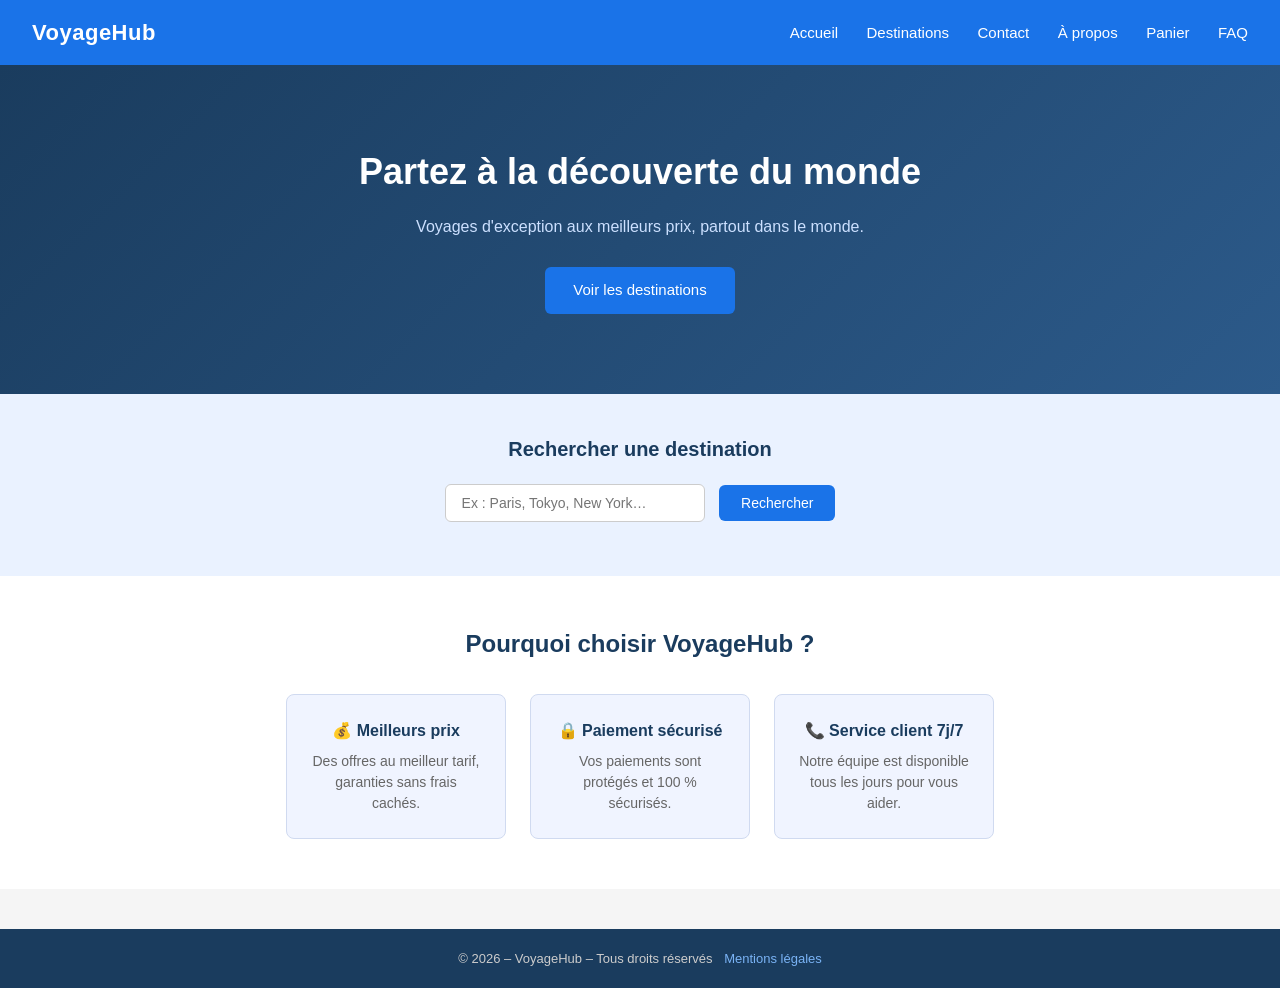
<file: index.html>
<!DOCTYPE html>
<html lang="fr">
<head>
    <meta charset="UTF-8">
    <meta name="viewport" content="width=device-width, initial-scale=1.0">
    <title>VoyageHub</title>
    <link rel="stylesheet" href="css/style.css">
    <style>
        * {
            margin: 0;
            padding: 0;
            box-sizing: border-box;
        }

        body {
            font-family: Arial, sans-serif;
            background-color: #f5f5f5;
            color: #333;
        }

        /* HEADER */
        header {
            background-color: #1a73e8;
            padding: 16px 32px;
            display: flex;
            justify-content: space-between;
            align-items: center;
        }

        header .logo {
            color: white;
            font-size: 22px;
            font-weight: bold;
        }

        header nav a {
            color: white;
            text-decoration: none;
            margin-left: 24px;
            font-size: 15px;
        }

        header nav a:hover {
            text-decoration: underline;
        }

        /* HERO */
        .hero {
            background-color: #1a3c5e;
            color: white;
            text-align: center;
            padding: 80px 20px;
        }

        .hero h1 {
            font-size: 36px;
            margin-bottom: 16px;
        }

        .hero p {
            font-size: 16px;
            margin-bottom: 28px;
            color: #cce0ff;
        }

        .hero a {
            background-color: #1a73e8;
            color: white;
            padding: 12px 28px;
            text-decoration: none;
            border-radius: 6px;
            font-size: 15px;
        }

        .hero a:hover {
            background-color: #1558b0;
        }

        /* AVANTAGES */
        .avantages {
            padding: 50px 32px;
            background-color: white;
            text-align: center;
        }

        .avantages h2 {
            font-size: 24px;
            margin-bottom: 32px;
            color: #1a3c5e;
        }

        .avantages-grid {
            display: flex;
            justify-content: center;
            gap: 24px;
            flex-wrap: wrap;
        }

        .avantage-card {
            background-color: #f0f4ff;
            border-radius: 8px;
            padding: 24px;
            width: 220px;
            border: 1px solid #d0daf0;
        }

        .avantage-card h3 {
            font-size: 16px;
            margin-bottom: 8px;
            color: #1a3c5e;
        }

        .avantage-card p {
            font-size: 14px;
            color: #666;
        }

        /* RECHERCHE */
        .recherche {
            background-color: #eaf2ff;
            padding: 40px 32px;
            text-align: center;
        }

        .recherche h2 {
            font-size: 20px;
            margin-bottom: 20px;
            color: #1a3c5e;
        }

        .recherche input {
            padding: 10px 16px;
            font-size: 14px;
            border: 1px solid #ccc;
            border-radius: 6px;
            width: 260px;
            margin-right: 10px;
        }

        .recherche button {
            padding: 10px 22px;
            background-color: #1a73e8;
            color: white;
            border: none;
            border-radius: 6px;
            font-size: 14px;
            cursor: pointer;
        }

        .recherche button:hover {
            background-color: #1558b0;
        }

        #resultat-recherche {
            margin-top: 14px;
            font-size: 14px;
            color: #333;
        }

        /* FOOTER */
        footer {
            background-color: #1a3c5e;
            color: #ccc;
            text-align: center;
            padding: 20px;
            font-size: 13px;
        }

        footer a {
            color: #7ab3f5;
            text-decoration: none;
            margin-left: 8px;
        }

        footer a:hover {
            text-decoration: underline;
        }
    </style>
</head>
<body>

<!-- HEADER -->
<header>
    <div class="logo">VoyageHub</div>
    <nav>
        <a href="index.html">Accueil</a>
        <a href="catalogue.php">Destinations</a>
        <a href="contact.html">Contact</a>
        <a href="apropos.html">À propos</a>
        <a href="panier.html">Panier</a>
        <a href="faq.html">FAQ</a>
    </nav>
</header>

<!-- HERO -->
<section class="hero">
    <h1>Partez à la découverte du monde</h1>
    <p>Voyages d'exception aux meilleurs prix, partout dans le monde.</p>
    <a href="catalogue.php">Voir les destinations</a>
</section>

<!-- RECHERCHE -->
<section class="recherche">
    <h2>Rechercher une destination</h2>
    <input type="text" id="inputDestination" placeholder="Ex : Paris, Tokyo, New York…" />
    <button onclick="rechercherDestination()">Rechercher</button>
    <p id="resultat-recherche"></p>
</section>

<!-- AVANTAGES -->
<section class="avantages">
    <h2>Pourquoi choisir VoyageHub ?</h2>
    <div class="avantages-grid">
        <div class="avantage-card">
            <h3>💰 Meilleurs prix</h3>
            <p>Des offres au meilleur tarif, garanties sans frais cachés.</p>
        </div>
        <div class="avantage-card">
            <h3>🔒 Paiement sécurisé</h3>
            <p>Vos paiements sont protégés et 100 % sécurisés.</p>
        </div>
        <div class="avantage-card">
            <h3>📞 Service client 7j/7</h3>
            <p>Notre équipe est disponible tous les jours pour vous aider.</p>
        </div>
    </div>
</section>

<!-- FOOTER -->
<footer>
    <p>© 2026 – VoyageHub – Tous droits réservés
        <a href="mentions.html">Mentions légales</a>
    </p>
</footer>

<!-- JAVASCRIPT -->
<script>
    function rechercherDestination() {
        var destination = document.getElementById('inputDestination').value;
        var resultat = document.getElementById('resultat-recherche');

        if (destination === '') {
            resultat.textContent = 'Veuillez entrer une destination.';
        } else {
            resultat.textContent = 'Vous recherchez : ' + destination + '. Redirection vers le catalogue…';
            setTimeout(function() {
                window.location.href = 'catalogue.php';
            }, 1500);
        }
    }
</script>

</body>
</html>
</file>
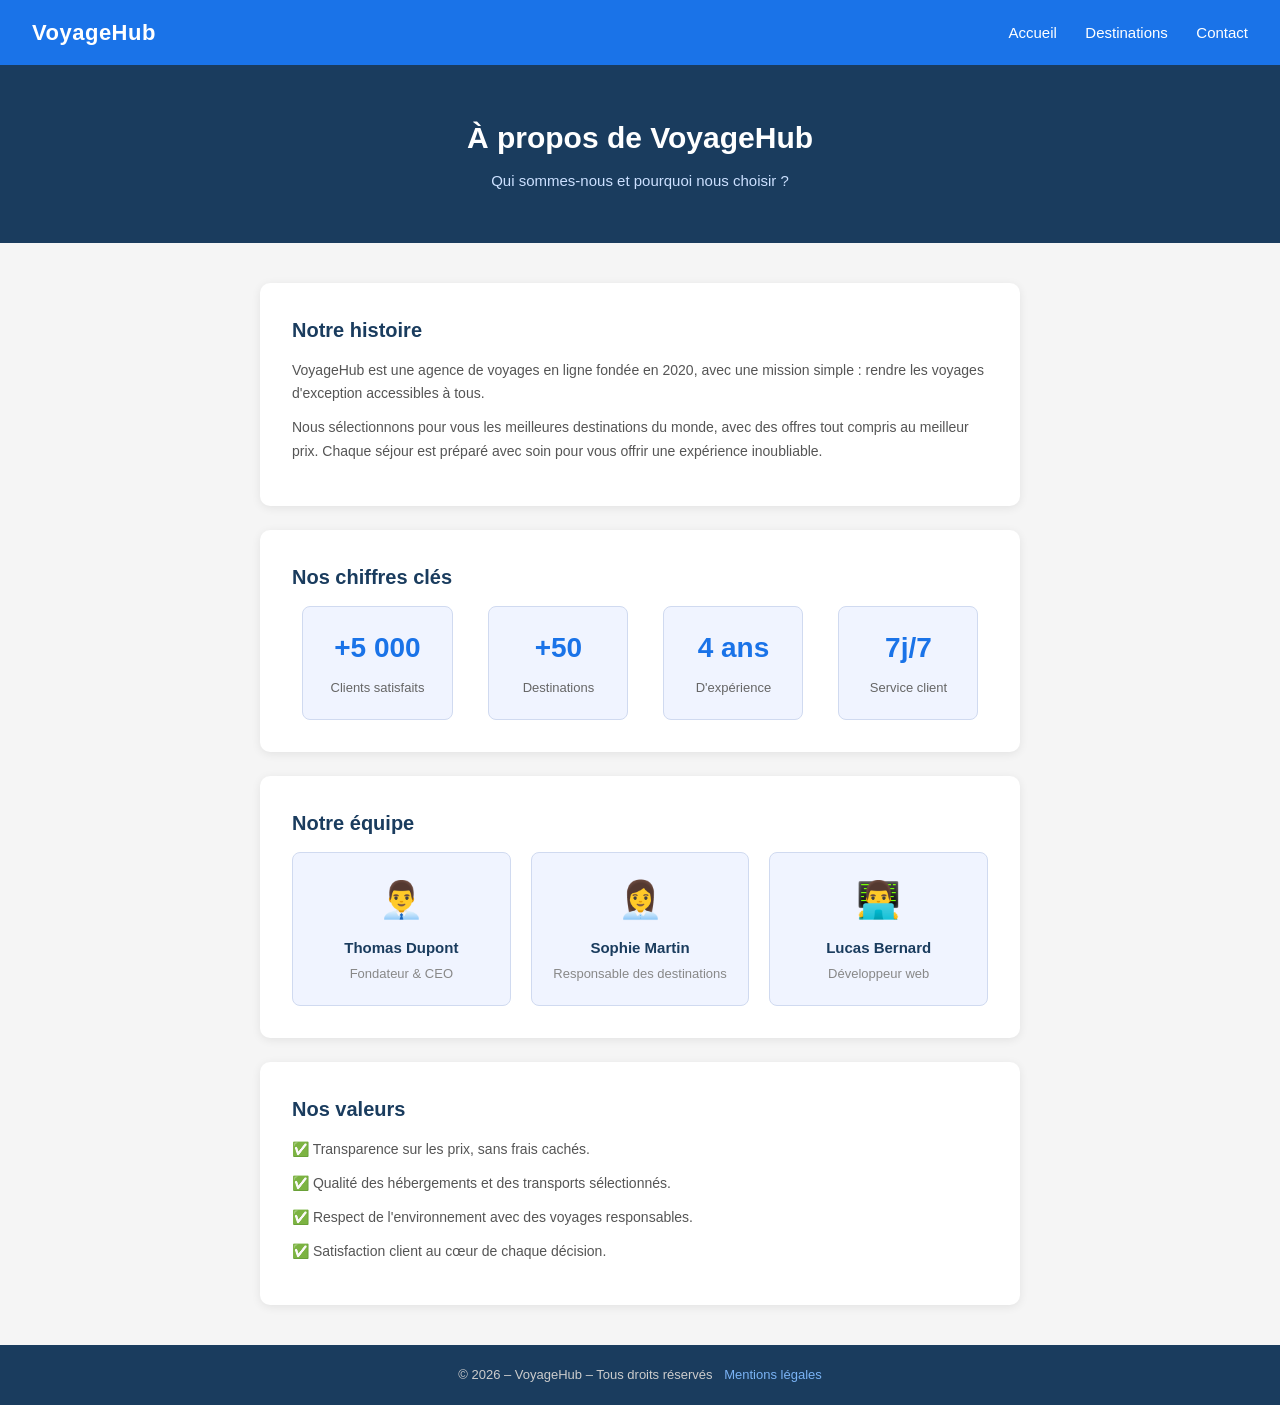
<file: apropos.html>
<!DOCTYPE html>
<html lang="fr">
<head>
    <meta charset="UTF-8">
    <meta name="viewport" content="width=device-width, initial-scale=1.0">
    <title>À propos – VoyageHub</title>
    <link rel="stylesheet" href="css/style.css">
    <style>
        * {
            margin: 0;
            padding: 0;
            box-sizing: border-box;
        }

        body {
            font-family: Arial, sans-serif;
            background-color: #f5f5f5;
            color: #333;
        }

        /* HEADER */
        header {
            background-color: #1a73e8;
            padding: 16px 32px;
            display: flex;
            justify-content: space-between;
            align-items: center;
        }

        header .logo {
            color: white;
            font-size: 22px;
            font-weight: bold;
        }

        header nav a {
            color: white;
            text-decoration: none;
            margin-left: 24px;
            font-size: 15px;
        }

        header nav a:hover {
            text-decoration: underline;
        }

        /* HERO PETIT */
        .hero-small {
            background-color: #1a3c5e;
            color: white;
            text-align: center;
            padding: 50px 20px;
        }

        .hero-small h1 {
            font-size: 30px;
            margin-bottom: 10px;
        }

        .hero-small p {
            font-size: 15px;
            color: #cce0ff;
        }

        /* CONTENU */
        .contenu {
            max-width: 800px;
            margin: 40px auto;
            padding: 0 20px;
        }

        .bloc {
            background-color: white;
            border-radius: 10px;
            box-shadow: 0 2px 10px rgba(0,0,0,0.08);
            padding: 32px;
            margin-bottom: 24px;
        }

        .bloc h2 {
            font-size: 20px;
            color: #1a3c5e;
            margin-bottom: 14px;
        }

        .bloc p {
            font-size: 14px;
            color: #555;
            line-height: 1.7;
            margin-bottom: 10px;
        }

        /* CHIFFRES CLÉS */
        .chiffres {
            display: flex;
            justify-content: space-around;
            flex-wrap: wrap;
            gap: 16px;
            margin-top: 10px;
        }

        .chiffre-bloc {
            text-align: center;
            background-color: #f0f4ff;
            border-radius: 8px;
            padding: 20px 28px;
            border: 1px solid #d0daf0;
            min-width: 140px;
        }

        .chiffre-bloc strong {
            display: block;
            font-size: 28px;
            color: #1a73e8;
            margin-bottom: 6px;
        }

        .chiffre-bloc span {
            font-size: 13px;
            color: #666;
        }

        /* ÉQUIPE */
        .equipe {
            display: flex;
            flex-wrap: wrap;
            gap: 20px;
            margin-top: 10px;
        }

        .membre {
            background-color: #f0f4ff;
            border-radius: 8px;
            padding: 20px;
            border: 1px solid #d0daf0;
            flex: 1;
            min-width: 180px;
            text-align: center;
        }

        .membre .avatar {
            font-size: 36px;
            margin-bottom: 10px;
        }

        .membre h3 {
            font-size: 15px;
            color: #1a3c5e;
            margin-bottom: 4px;
        }

        .membre p {
            font-size: 13px;
            color: #888;
            margin: 0;
        }

        /* FOOTER */
        footer {
            background-color: #1a3c5e;
            color: #ccc;
            text-align: center;
            padding: 20px;
            font-size: 13px;
            margin-top: 40px;
        }

        footer a {
            color: #7ab3f5;
            text-decoration: none;
            margin-left: 8px;
        }

        footer a:hover {
            text-decoration: underline;
        }
    </style>
</head>
<body>

<!-- HEADER -->
<header>
    <div class="logo">VoyageHub</div>
    <nav>
        <a href="index.html">Accueil</a>
        <a href="catalogue.html">Destinations</a>
        <a href="contact.html">Contact</a>
    </nav>
</header>

<!-- HERO -->
<section class="hero-small">
    <h1>À propos de VoyageHub</h1>
    <p>Qui sommes-nous et pourquoi nous choisir ?</p>
</section>

<!-- CONTENU -->
<div class="contenu">

    <!-- PRÉSENTATION -->
    <div class="bloc">
        <h2>Notre histoire</h2>
        <p>
            VoyageHub est une agence de voyages en ligne fondée en 2020, avec une mission simple :
            rendre les voyages d'exception accessibles à tous.
        </p>
        <p>
            Nous sélectionnons pour vous les meilleures destinations du monde,
            avec des offres tout compris au meilleur prix.
            Chaque séjour est préparé avec soin pour vous offrir une expérience inoubliable.
        </p>
    </div>

    <!-- CHIFFRES CLÉS -->
    <div class="bloc">
        <h2>Nos chiffres clés</h2>
        <div class="chiffres">
            <div class="chiffre-bloc">
                <strong>+5 000</strong>
                <span>Clients satisfaits</span>
            </div>
            <div class="chiffre-bloc">
                <strong>+50</strong>
                <span>Destinations</span>
            </div>
            <div class="chiffre-bloc">
                <strong>4 ans</strong>
                <span>D'expérience</span>
            </div>
            <div class="chiffre-bloc">
                <strong>7j/7</strong>
                <span>Service client</span>
            </div>
        </div>
    </div>

    <!-- ÉQUIPE -->
    <div class="bloc">
        <h2>Notre équipe</h2>
        <div class="equipe">
            <div class="membre">
                <div class="avatar">👨‍💼</div>
                <h3>Thomas Dupont</h3>
                <p>Fondateur & CEO</p>
            </div>
            <div class="membre">
                <div class="avatar">👩‍💼</div>
                <h3>Sophie Martin</h3>
                <p>Responsable des destinations</p>
            </div>
            <div class="membre">
                <div class="avatar">👨‍💻</div>
                <h3>Lucas Bernard</h3>
                <p>Développeur web</p>
            </div>
        </div>
    </div>

    <!-- VALEURS -->
    <div class="bloc">
        <h2>Nos valeurs</h2>
        <p>✅ Transparence sur les prix, sans frais cachés.</p>
        <p>✅ Qualité des hébergements et des transports sélectionnés.</p>
        <p>✅ Respect de l'environnement avec des voyages responsables.</p>
        <p>✅ Satisfaction client au cœur de chaque décision.</p>
    </div>

</div>

<!-- FOOTER -->
<footer>
    <p>© 2026 – VoyageHub – Tous droits réservés
        <a href="mentions.html">Mentions légales</a>
    </p>
</footer>

</body>
</html>
</file>
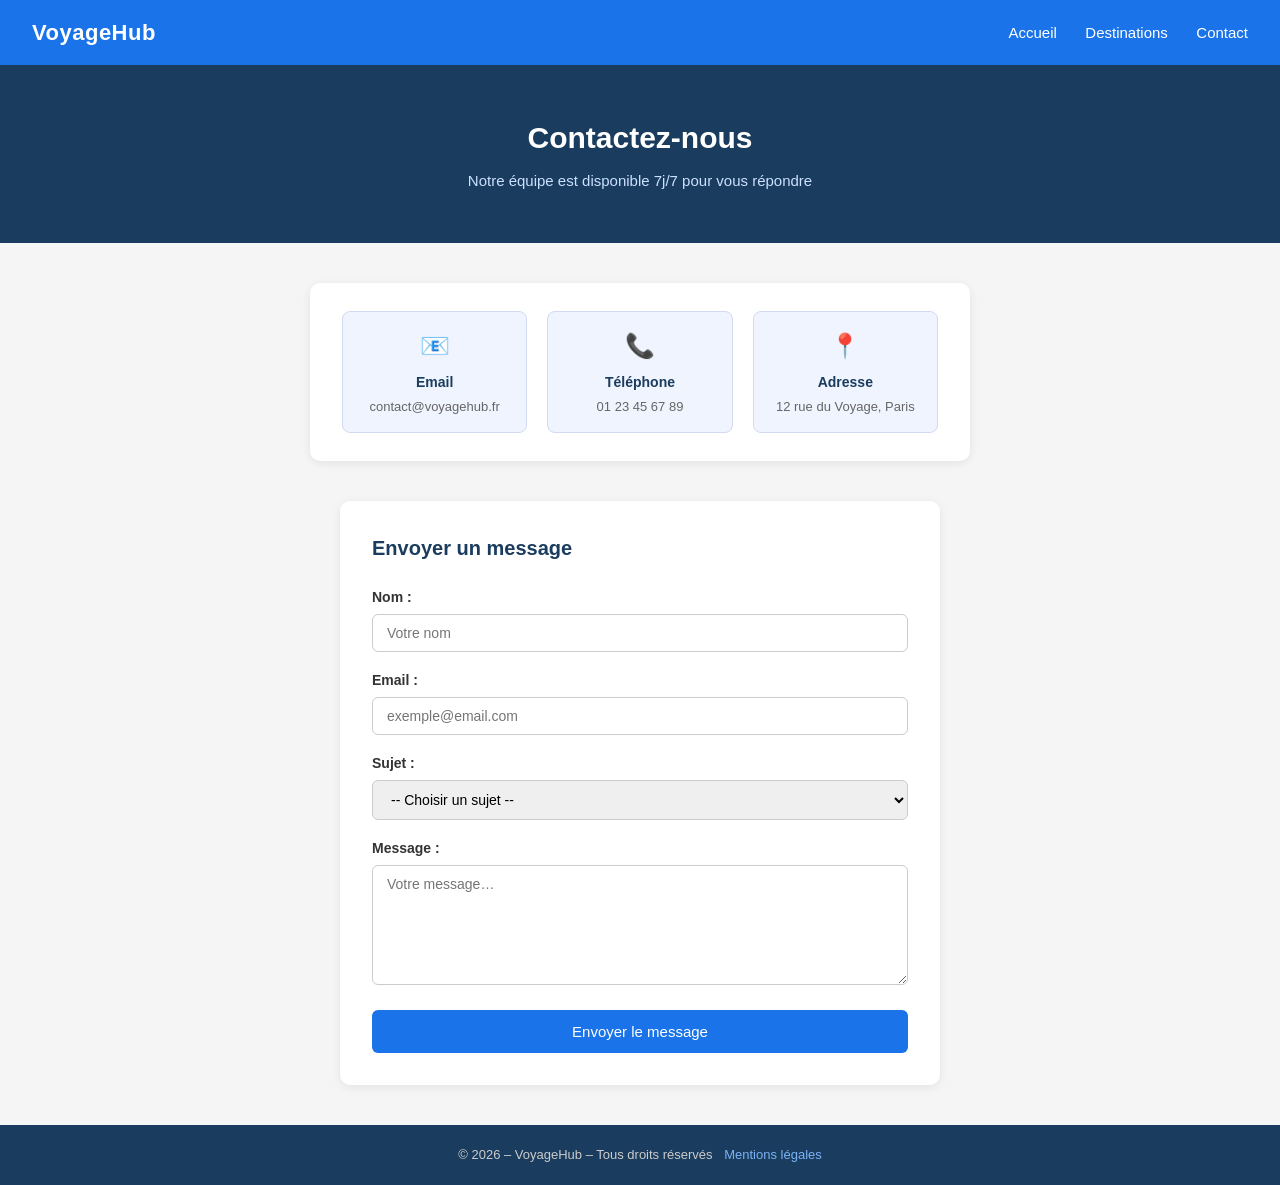
<file: contact.html>
<!DOCTYPE html>
<html lang="fr">
<head>
    <meta charset="UTF-8">
    <meta name="viewport" content="width=device-width, initial-scale=1.0">
    <title>Contact – VoyageHub</title>
    <link rel="stylesheet" href="css/style.css">
    <style>
        * {
            margin: 0;
            padding: 0;
            box-sizing: border-box;
        }

        body {
            font-family: Arial, sans-serif;
            background-color: #f5f5f5;
            color: #333;
        }

        /* HEADER */
        header {
            background-color: #1a73e8;
            padding: 16px 32px;
            display: flex;
            justify-content: space-between;
            align-items: center;
        }

        header .logo {
            color: white;
            font-size: 22px;
            font-weight: bold;
        }

        header nav a {
            color: white;
            text-decoration: none;
            margin-left: 24px;
            font-size: 15px;
        }

        header nav a:hover {
            text-decoration: underline;
        }

        /* HERO PETIT */
        .hero-small {
            background-color: #1a3c5e;
            color: white;
            text-align: center;
            padding: 50px 20px;
        }

        .hero-small h1 {
            font-size: 30px;
            margin-bottom: 10px;
        }

        .hero-small p {
            font-size: 15px;
            color: #cce0ff;
        }

        /* CONTENU */
        .contenu {
            max-width: 700px;
            margin: 40px auto;
            padding: 0 20px;
        }

        /* INFOS CONTACT */
        .infos-contact {
            background-color: white;
            border-radius: 10px;
            box-shadow: 0 2px 10px rgba(0,0,0,0.08);
            padding: 28px 32px;
            margin-bottom: 24px;
            display: flex;
            flex-wrap: wrap;
            gap: 20px;
        }

        .info-bloc {
            flex: 1;
            min-width: 160px;
            background-color: #f0f4ff;
            border-radius: 8px;
            padding: 16px 20px;
            border: 1px solid #d0daf0;
            text-align: center;
        }

        .info-bloc .icone {
            font-size: 24px;
            margin-bottom: 8px;
        }

        .info-bloc h3 {
            font-size: 14px;
            color: #1a3c5e;
            margin-bottom: 4px;
        }

        .info-bloc p {
            font-size: 13px;
            color: #666;
        }

        /* FORMULAIRE */
        .formulaire {
            background-color: white;
            border-radius: 10px;
            box-shadow: 0 2px 10px rgba(0,0,0,0.08);
            padding: 32px;
        }

        .formulaire h2 {
            font-size: 20px;
            color: #1a3c5e;
            margin-bottom: 24px;
        }

        .champ {
            margin-bottom: 18px;
        }

        .champ label {
            display: block;
            font-size: 14px;
            font-weight: bold;
            color: #333;
            margin-bottom: 6px;
        }

        .champ input,
        .champ select,
        .champ textarea {
            width: 100%;
            padding: 10px 14px;
            border: 1px solid #ccc;
            border-radius: 6px;
            font-size: 14px;
            font-family: Arial, sans-serif;
        }

        .champ input:focus,
        .champ select:focus,
        .champ textarea:focus {
            border-color: #1a73e8;
            outline: none;
        }

        .champ textarea {
            height: 120px;
            resize: vertical;
        }

        /* ERREURS JS */
        .erreur {
            color: red;
            font-size: 13px;
            margin-top: 4px;
            display: none;
        }

        /* BOUTON */
        .btn-envoyer {
            width: 100%;
            padding: 13px;
            background-color: #1a73e8;
            color: white;
            border: none;
            border-radius: 6px;
            font-size: 15px;
            cursor: pointer;
            font-family: Arial, sans-serif;
        }

        .btn-envoyer:hover {
            background-color: #1558b0;
        }

        /* MESSAGE SUCCÈS */
        #messageSucces {
            display: none;
            margin-top: 16px;
            background-color: #e6f4ea;
            border: 1px solid #a8d5b5;
            border-radius: 6px;
            padding: 14px;
            color: #2d6a4f;
            font-size: 14px;
            text-align: center;
        }

        /* FOOTER */
        footer {
            background-color: #1a3c5e;
            color: #ccc;
            text-align: center;
            padding: 20px;
            font-size: 13px;
            margin-top: 40px;
        }

        footer a {
            color: #7ab3f5;
            text-decoration: none;
            margin-left: 8px;
        }

        footer a:hover {
            text-decoration: underline;
        }
    </style>
</head>
<body>

<!-- HEADER -->
<header>
    <div class="logo">VoyageHub</div>
    <nav>
        <a href="index.html">Accueil</a>
        <a href="catalogue.html">Destinations</a>
        <a href="contact.html">Contact</a>
    </nav>
</header>

<!-- HERO -->
<section class="hero-small">
    <h1>Contactez-nous</h1>
    <p>Notre équipe est disponible 7j/7 pour vous répondre</p>
</section>

<div class="contenu">

    <!-- INFOS CONTACT -->
    <div class="infos-contact">
        <div class="info-bloc">
            <div class="icone">📧</div>
            <h3>Email</h3>
            <p>contact@voyagehub.fr</p>
        </div>
        <div class="info-bloc">
            <div class="icone">📞</div>
            <h3>Téléphone</h3>
            <p>01 23 45 67 89</p>
        </div>
        <div class="info-bloc">
            <div class="icone">📍</div>
            <h3>Adresse</h3>
            <p>12 rue du Voyage, Paris</p>
        </div>
    </div>

    <!-- FORMULAIRE -->
    <div class="formulaire">
        <h2>Envoyer un message</h2>

        <form onsubmit="return validerContact()">

            <div class="champ">
                <label for="nom">Nom :</label>
                <input type="text" id="nom" name="nom" placeholder="Votre nom">
                <p class="erreur" id="erreurNom">Veuillez entrer votre nom.</p>
            </div>

            <div class="champ">
                <label for="email">Email :</label>
                <input type="email" id="email" name="email" placeholder="exemple@email.com">
                <p class="erreur" id="erreurEmail">Veuillez entrer votre email.</p>
            </div>

            <div class="champ">
                <label for="sujet">Sujet :</label>
                <select id="sujet" name="sujet">
                    <option value="">-- Choisir un sujet --</option>
                    <option value="reservation">Une réservation</option>
                    <option value="info">Une information</option>
                    <option value="reclamation">Une réclamation</option>
                    <option value="autre">Autre</option>
                </select>
                <p class="erreur" id="erreurSujet">Veuillez choisir un sujet.</p>
            </div>

            <div class="champ">
                <label for="message">Message :</label>
                <textarea id="message" name="message" placeholder="Votre message…"></textarea>
                <p class="erreur" id="erreurMessage">Veuillez écrire votre message.</p>
            </div>

            <button type="submit" class="btn-envoyer">Envoyer le message</button>

        </form>

        <!-- MESSAGE SUCCÈS AFFICHÉ PAR JS -->
        <div id="messageSucces">
            ✅ Votre message a bien été envoyé ! Nous vous répondrons dans les plus brefs délais.
        </div>

    </div>
</div>

<!-- FOOTER -->
<footer>
    <p>© 2026 – VoyageHub – Tous droits réservés
        <a href="mentions.html">Mentions légales</a>
    </p>
</footer>

<!-- JAVASCRIPT : validation + message de succès -->
<script>
    function validerContact() {
        var valide = true;

        // Vérification nom
        var nom = document.getElementById('nom').value;
        if (nom === '') {
            document.getElementById('erreurNom').style.display = 'block';
            valide = false;
        } else {
            document.getElementById('erreurNom').style.display = 'none';
        }

        // Vérification email
        var email = document.getElementById('email').value;
        if (email === '') {
            document.getElementById('erreurEmail').style.display = 'block';
            valide = false;
        } else {
            document.getElementById('erreurEmail').style.display = 'none';
        }

        // Vérification sujet
        var sujet = document.getElementById('sujet').value;
        if (sujet === '') {
            document.getElementById('erreurSujet').style.display = 'block';
            valide = false;
        } else {
            document.getElementById('erreurSujet').style.display = 'none';
        }

        // Vérification message
        var message = document.getElementById('message').value;
        if (message === '') {
            document.getElementById('erreurMessage').style.display = 'block';
            valide = false;
        } else {
            document.getElementById('erreurMessage').style.display = 'none';
        }

        // Si tout est bon, afficher le message de succès
        if (valide) {
            document.getElementById('messageSucces').style.display = 'block';
        }

        return false; // empêche le rechargement de la page
    }
</script>

</body>
</html>
</file>
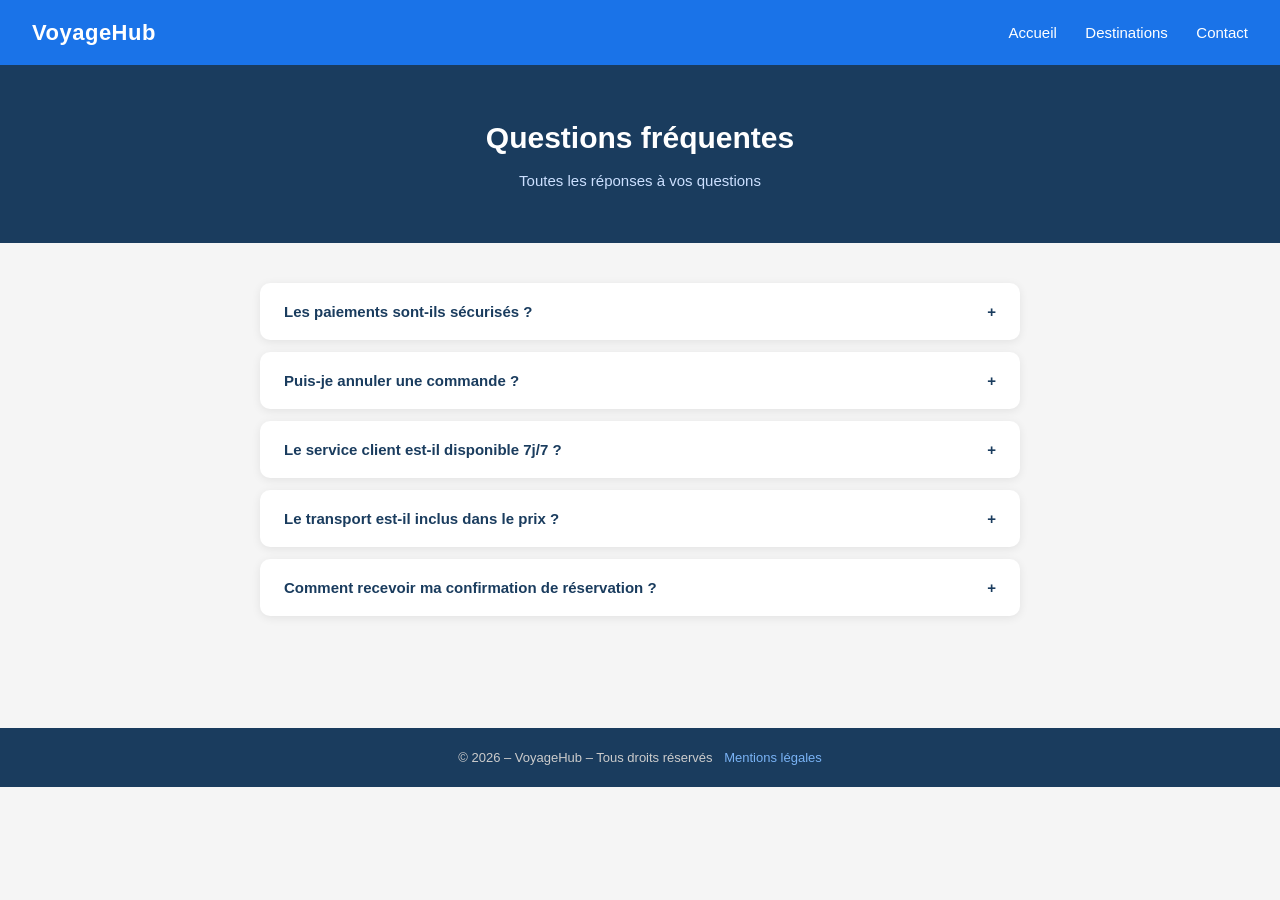
<file: faq.html>
<!DOCTYPE html>
<html lang="fr">
<head>
    <meta charset="UTF-8">
    <meta name="viewport" content="width=device-width, initial-scale=1.0">
    <title>FAQ – VoyageHub</title>
    <link rel="stylesheet" href="css/style.css">
    <style>
        * {
            margin: 0;
            padding: 0;
            box-sizing: border-box;
        }

        body {
            font-family: Arial, sans-serif;
            background-color: #f5f5f5;
            color: #333;
        }

        header {
            background-color: #1a73e8;
            padding: 16px 32px;
            display: flex;
            justify-content: space-between;
            align-items: center;
        }

        header .logo {
            color: white;
            font-size: 22px;
            font-weight: bold;
        }

        header nav a {
            color: white;
            text-decoration: none;
            margin-left: 24px;
            font-size: 15px;
        }

        header nav a:hover {
            text-decoration: underline;
        }

        .hero-small {
            background-color: #1a3c5e;
            color: white;
            text-align: center;
            padding: 50px 20px;
        }

        .hero-small h1 {
            font-size: 30px;
            margin-bottom: 10px;
        }

        .hero-small p {
            font-size: 15px;
            color: #cce0ff;
        }

        .contenu {
            max-width: 800px;
            margin: 40px auto;
            padding: 0 20px 60px;
        }

        /* UNE QUESTION FAQ */
        .faq-item {
            background-color: white;
            border-radius: 10px;
            box-shadow: 0 2px 10px rgba(0,0,0,0.08);
            margin-bottom: 12px;
        }

        /* LE BOUTON QU'ON CLIQUE */
        .faq-question {
            width: 100%;
            background: none;
            border: none;
            text-align: left;
            padding: 20px 24px;
            font-size: 15px;
            font-weight: bold;
            color: #1a3c5e;
            cursor: pointer;
            display: flex;
            justify-content: space-between;
            align-items: center;
            font-family: Arial, sans-serif;
        }

        .faq-question:hover {
            background-color: #f0f4ff;
            border-radius: 10px;
        }

        /* LA RÉPONSE CACHÉE PAR DÉFAUT */
        .faq-reponse {
            display: none;
            padding: 0 24px 20px;
            font-size: 14px;
            color: #555;
            line-height: 1.7;
            border-top: 1px solid #eee;
        }

        footer {
            background-color: #1a3c5e;
            color: #ccc;
            text-align: center;
            padding: 20px;
            font-size: 13px;
            margin-top: 40px;
        }

        footer a {
            color: #7ab3f5;
            text-decoration: none;
            margin-left: 8px;
        }
    </style>
</head>
<body>

<header>
    <div class="logo">VoyageHub</div>
    <nav>
        <a href="index.html">Accueil</a>
        <a href="catalogue.html">Destinations</a>
        <a href="contact.html">Contact</a>
    </nav>
</header>

<section class="hero-small">
    <h1>Questions fréquentes</h1>
    <p>Toutes les réponses à vos questions</p>
</section>

<div class="contenu">

    <div class="faq-item">
        <button class="faq-question" onclick="ouvrirFermer(this)">
            Les paiements sont-ils sécurisés ? <span>+</span>
        </button>
        <div class="faq-reponse">
            Oui, toutes les transactions sont sécurisées grâce au protocole SSL.
            Vos données bancaires sont protégées à chaque étape du paiement.
        </div>
    </div>

    <div class="faq-item">
        <button class="faq-question" onclick="ouvrirFermer(this)">
            Puis-je annuler une commande ? <span>+</span>
        </button>
        <div class="faq-reponse">
            Oui, vous pouvez annuler votre commande dans les 48 heures suivant la réservation sans frais.
            Passé ce délai, des frais d'annulation peuvent s'appliquer.
        </div>
    </div>

    <div class="faq-item">
        <button class="faq-question" onclick="ouvrirFermer(this)">
            Le service client est-il disponible 7j/7 ? <span>+</span>
        </button>
        <div class="faq-reponse">
            Oui, notre équipe est disponible tous les jours de 8h à 20h.
            Contactez-nous par email à contact@voyagehub.fr ou au 01 23 45 67 89.
        </div>
    </div>

    <div class="faq-item">
        <button class="faq-question" onclick="ouvrirFermer(this)">
            Le transport est-il inclus dans le prix ? <span>+</span>
        </button>
        <div class="faq-reponse">
            Oui, tous nos séjours incluent le transport aller-retour depuis Paris.
            Le prix affiché est le prix total, sans frais cachés.
        </div>
    </div>

    <div class="faq-item">
        <button class="faq-question" onclick="ouvrirFermer(this)">
            Comment recevoir ma confirmation de réservation ? <span>+</span>
        </button>
        <div class="faq-reponse">
            Un email de confirmation est envoyé automatiquement après votre commande,
            à l'adresse email que vous avez renseignée.
        </div>
    </div>

</div>

<footer>
    <p>© 2026 – VoyageHub – Tous droits réservés
        <a href="mentions.html">Mentions légales</a>
    </p>
</footer>

<script>
    // Quand on clique sur une question, on affiche ou cache la réponse
    function ouvrirFermer(bouton) {

        // On récupère la réponse juste en dessous du bouton cliqué
        var reponse = bouton.nextElementSibling;

        // Si la réponse est visible, on la cache
        if (reponse.style.display === 'block') {
            reponse.style.display = 'none';

        // Sinon on l'affiche
        } else {
            reponse.style.display = 'block';
        }
    }
</script>

</body>
</html>
</file>
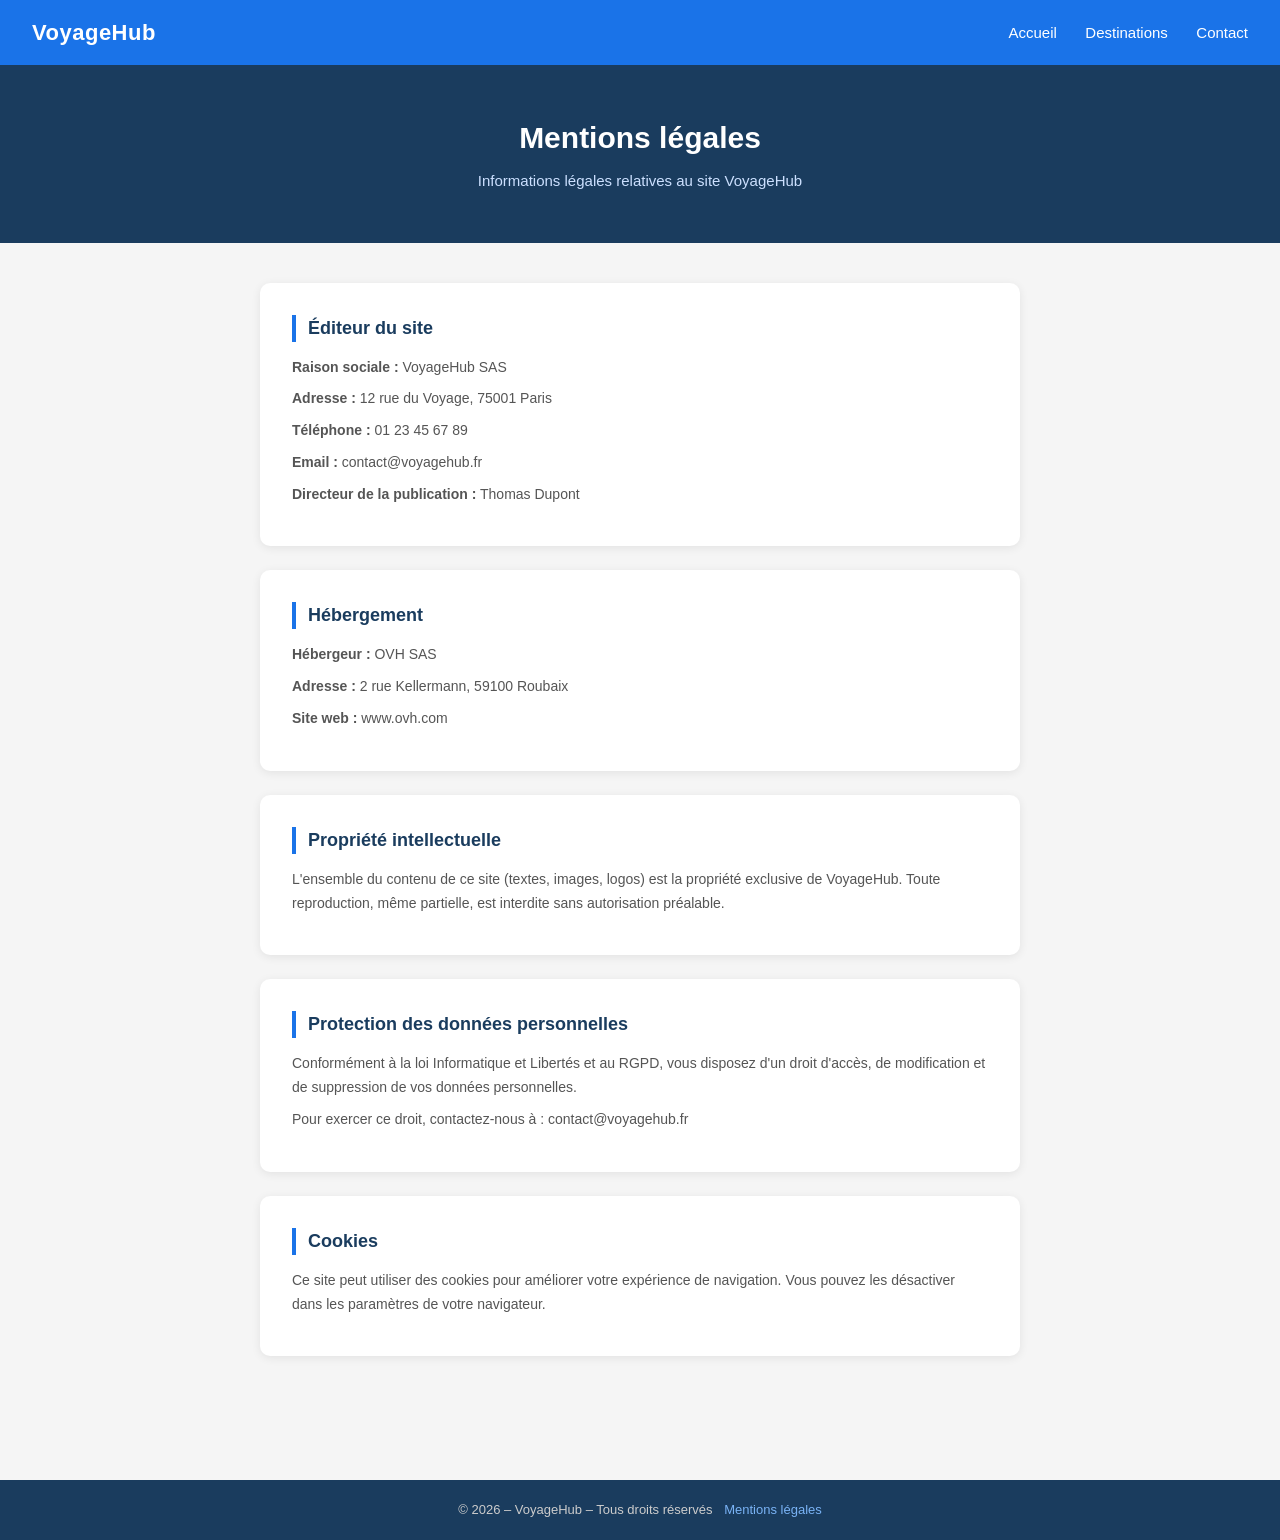
<file: mentions.html>
<!DOCTYPE html>
<html lang="fr">
<head>
    <meta charset="UTF-8">
    <meta name="viewport" content="width=device-width, initial-scale=1.0">
    <title>Mentions légales – VoyageHub</title>
    <link rel="stylesheet" href="css/style.css">
    <style>
        * {
            margin: 0;
            padding: 0;
            box-sizing: border-box;
        }

        body {
            font-family: Arial, sans-serif;
            background-color: #f5f5f5;
            color: #333;
        }

        /* HEADER */
        header {
            background-color: #1a73e8;
            padding: 16px 32px;
            display: flex;
            justify-content: space-between;
            align-items: center;
        }

        header .logo {
            color: white;
            font-size: 22px;
            font-weight: bold;
        }

        header nav a {
            color: white;
            text-decoration: none;
            margin-left: 24px;
            font-size: 15px;
        }

        header nav a:hover {
            text-decoration: underline;
        }

        /* HERO PETIT */
        .hero-small {
            background-color: #1a3c5e;
            color: white;
            text-align: center;
            padding: 50px 20px;
        }

        .hero-small h1 {
            font-size: 30px;
            margin-bottom: 10px;
        }

        .hero-small p {
            font-size: 15px;
            color: #cce0ff;
        }

        /* CONTENU */
        .contenu {
            max-width: 800px;
            margin: 40px auto;
            padding: 0 20px 60px;
        }

        .bloc {
            background-color: white;
            border-radius: 10px;
            box-shadow: 0 2px 10px rgba(0,0,0,0.08);
            padding: 32px;
            margin-bottom: 24px;
        }

        .bloc h2 {
            font-size: 18px;
            color: #1a3c5e;
            margin-bottom: 14px;
            border-left: 4px solid #1a73e8;
            padding-left: 12px;
        }

        .bloc p {
            font-size: 14px;
            color: #555;
            line-height: 1.7;
            margin-bottom: 8px;
        }

        /* FOOTER */
        footer {
            background-color: #1a3c5e;
            color: #ccc;
            text-align: center;
            padding: 20px;
            font-size: 13px;
        }

        footer a {
            color: #7ab3f5;
            text-decoration: none;
            margin-left: 8px;
        }

        footer a:hover {
            text-decoration: underline;
        }
    </style>
</head>
<body>

<!-- HEADER -->
<header>
    <div class="logo">VoyageHub</div>
    <nav>
        <a href="index.html">Accueil</a>
        <a href="catalogue.html">Destinations</a>
        <a href="contact.html">Contact</a>
    </nav>
</header>

<!-- HERO -->
<section class="hero-small">
    <h1>Mentions légales</h1>
    <p>Informations légales relatives au site VoyageHub</p>
</section>

<!-- CONTENU -->
<div class="contenu">

    <div class="bloc">
        <h2>Éditeur du site</h2>
        <p><strong>Raison sociale :</strong> VoyageHub SAS</p>
        <p><strong>Adresse :</strong> 12 rue du Voyage, 75001 Paris</p>
        <p><strong>Téléphone :</strong> 01 23 45 67 89</p>
        <p><strong>Email :</strong> contact@voyagehub.fr</p>
        <p><strong>Directeur de la publication :</strong> Thomas Dupont</p>
    </div>

    <div class="bloc">
        <h2>Hébergement</h2>
        <p><strong>Hébergeur :</strong> OVH SAS</p>
        <p><strong>Adresse :</strong> 2 rue Kellermann, 59100 Roubaix</p>
        <p><strong>Site web :</strong> www.ovh.com</p>
    </div>

    <div class="bloc">
        <h2>Propriété intellectuelle</h2>
        <p>
            L'ensemble du contenu de ce site (textes, images, logos) est la propriété exclusive
            de VoyageHub. Toute reproduction, même partielle, est interdite sans autorisation préalable.
        </p>
    </div>

    <div class="bloc">
        <h2>Protection des données personnelles</h2>
        <p>
            Conformément à la loi Informatique et Libertés et au RGPD, vous disposez d'un droit
            d'accès, de modification et de suppression de vos données personnelles.
        </p>
        <p>
            Pour exercer ce droit, contactez-nous à : contact@voyagehub.fr
        </p>
    </div>

    <div class="bloc">
        <h2>Cookies</h2>
        <p>
            Ce site peut utiliser des cookies pour améliorer votre expérience de navigation.
            Vous pouvez les désactiver dans les paramètres de votre navigateur.
        </p>
    </div>

</div>

<!-- FOOTER -->
<footer>
    <p>© 2026 – VoyageHub – Tous droits réservés
        <a href="mentions.html">Mentions légales</a>
    </p>
</footer>

</body>
</html>
</file>
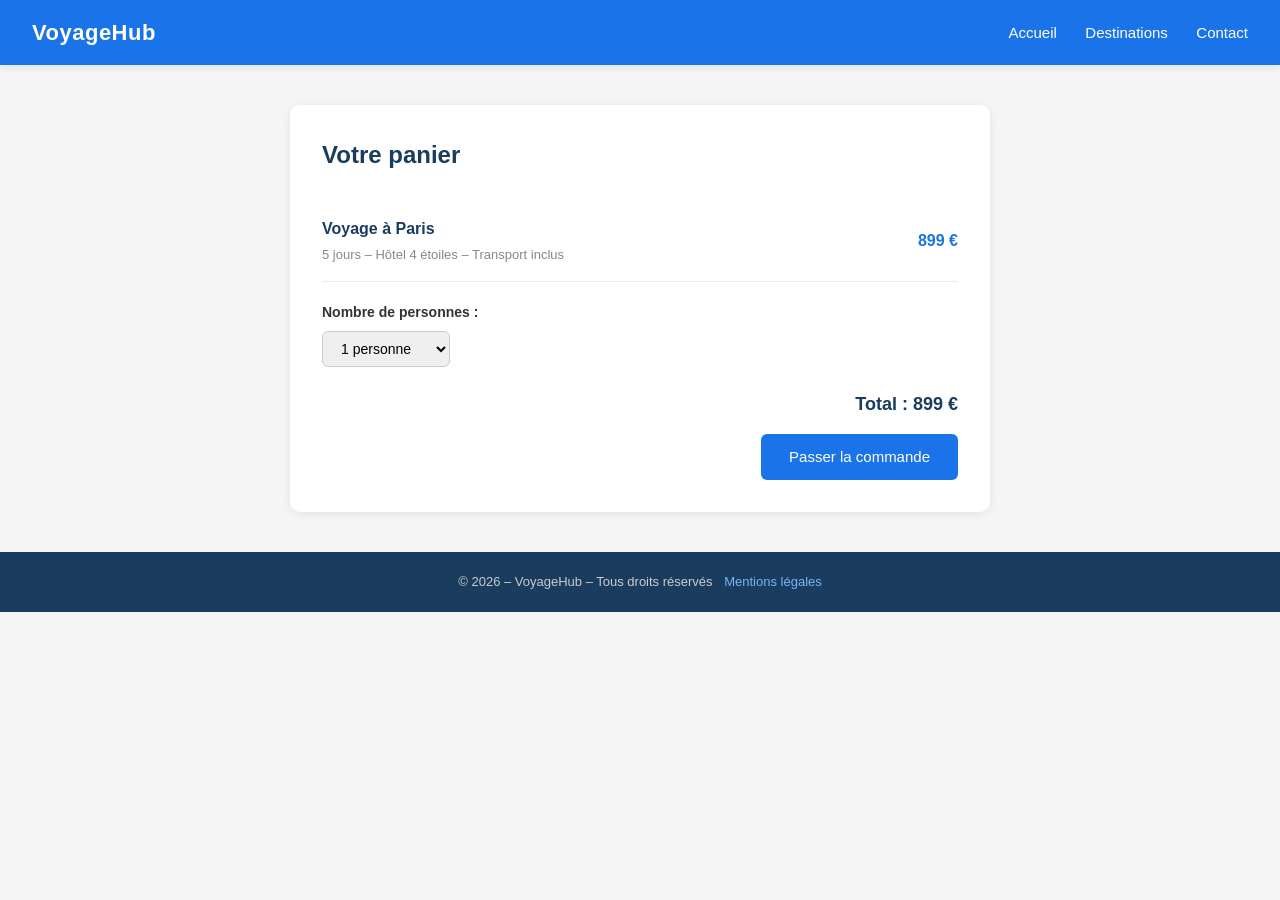
<file: panier.html>
<!DOCTYPE html>
<html lang="fr">
<head>
    <meta charset="UTF-8">
    <meta name="viewport" content="width=device-width, initial-scale=1.0">
    <title>Panier – VoyageHub</title>
    <link rel="stylesheet" href="css/style.css">
    <style>
        * {
            margin: 0;
            padding: 0;
            box-sizing: border-box;
        }

        body {
            font-family: Arial, sans-serif;
            background-color: #f5f5f5;
            color: #333;
        }

        /* HEADER */
        header {
            background-color: #1a73e8;
            padding: 16px 32px;
            display: flex;
            justify-content: space-between;
            align-items: center;
        }

        header .logo {
            color: white;
            font-size: 22px;
            font-weight: bold;
        }

        header nav a {
            color: white;
            text-decoration: none;
            margin-left: 24px;
            font-size: 15px;
        }

        header nav a:hover {
            text-decoration: underline;
        }

        /* PANIER */
        .panier {
            max-width: 700px;
            margin: 40px auto;
            background-color: white;
            border-radius: 10px;
            box-shadow: 0 2px 10px rgba(0,0,0,0.08);
            padding: 32px;
        }

        .panier h2 {
            font-size: 24px;
            color: #1a3c5e;
            margin-bottom: 28px;
        }

        /* LIGNE PRODUIT */
        .panier-ligne {
            display: flex;
            justify-content: space-between;
            align-items: center;
            padding: 16px 0;
            border-bottom: 1px solid #eee;
        }

        .panier-ligne h3 {
            font-size: 16px;
            color: #1a3c5e;
            margin-bottom: 4px;
        }

        .panier-ligne p {
            font-size: 13px;
            color: #888;
        }

        .panier-ligne .prix {
            font-size: 16px;
            font-weight: bold;
            color: #1a73e8;
        }

        /* CHOIX NOMBRE DE PERSONNES */
        .nb-personnes {
            margin: 20px 0;
        }

        .nb-personnes label {
            font-size: 14px;
            font-weight: bold;
            color: #333;
            display: block;
            margin-bottom: 8px;
        }

        .nb-personnes select {
            padding: 8px 14px;
            border: 1px solid #ccc;
            border-radius: 6px;
            font-size: 14px;
            cursor: pointer;
        }

        /* TOTAL */
        .panier-total {
            margin-top: 24px;
            text-align: right;
        }

        .panier-total p {
            font-size: 18px;
            font-weight: bold;
            color: #1a3c5e;
        }

        /* BOUTON */
        .panier-total a {
            display: inline-block;
            margin-top: 16px;
            background-color: #1a73e8;
            color: white;
            text-decoration: none;
            padding: 12px 28px;
            border-radius: 6px;
            font-size: 15px;
        }

        .panier-total a:hover {
            background-color: #1558b0;
        }

        /* PANIER VIDE */
        .panier-vide {
            text-align: center;
            padding: 40px 0;
            color: #888;
            font-size: 15px;
        }

        /* FOOTER */
        footer {
            background-color: #1a3c5e;
            color: #ccc;
            text-align: center;
            padding: 20px;
            font-size: 13px;
            margin-top: 40px;
        }

        footer a {
            color: #7ab3f5;
            text-decoration: none;
            margin-left: 8px;
        }

        footer a:hover {
            text-decoration: underline;
        }
    </style>
</head>
<body>

<!-- HEADER -->
<header>
    <div class="logo">VoyageHub</div>
    <nav>
        <a href="index.html">Accueil</a>
        <a href="catalogue.html">Destinations</a>
        <a href="contact.html">Contact</a>
    </nav>
</header>

<!-- PANIER -->
<section class="panier">
    <h2>Votre panier</h2>

    <!-- LIGNE PRODUIT -->
    <div class="panier-ligne">
        <div>
            <h3>Voyage à Paris</h3>
            <p>5 jours – Hôtel 4 étoiles – Transport inclus</p>
        </div>
        <div class="prix">899 €</div>
    </div>

    <!-- CHOIX NOMBRE DE PERSONNES (JavaScript) -->
    <div class="nb-personnes">
        <label for="nbPersonnes">Nombre de personnes :</label>
        <select id="nbPersonnes" onchange="calculerTotal()">
            <option value="1">1 personne</option>
            <option value="2">2 personnes</option>
            <option value="3">3 personnes</option>
            <option value="4">4 personnes</option>
        </select>
    </div>

    <!-- TOTAL -->
    <div class="panier-total">
        <p id="totalPrix">Total : 899 €</p>
        <a href="commande.php">Passer la commande</a>
    </div>

</section>

<!-- FOOTER -->
<footer>
    <p>© 2026 – VoyageHub – Tous droits réservés
        <a href="mentions.html">Mentions légales</a>
    </p>
</footer>

<!-- JAVASCRIPT : recalcule le total selon le nombre de personnes -->
<script>
    function calculerTotal() {
        var nbPersonnes = parseInt(document.getElementById('nbPersonnes').value);
        var prixParPersonne = 899;
        var total = nbPersonnes * prixParPersonne;
        document.getElementById('totalPrix').textContent = 'Total : ' + total + ' €';
    }
</script>

</body>
</html>
</file>
<file: css/style.css>
/* =====================================================
   VoyageHub - Feuille de styles principale
   Projet BTS SIO - Conception et développement d'application
   ===================================================== */

/* RESET ET BASE */
* {
    margin: 0;
    padding: 0;
    box-sizing: border-box;
}

body {
    font-family: 'Segoe UI', Arial, sans-serif;
    background-color: #f5f5f5;
    color: #333;
    line-height: 1.5;
}

/* =====================================================
   HEADER ET NAVIGATION
   ===================================================== */
header {
    background-color: #1a73e8;
    padding: 16px 32px;
    display: flex;
    justify-content: space-between;
    align-items: center;
    box-shadow: 0 2px 8px rgba(0, 0, 0, 0.1);
}

header .logo {
    color: white;
    font-size: 22px;
    font-weight: bold;
    letter-spacing: 0.5px;
}

header nav a {
    color: white;
    text-decoration: none;
    margin-left: 24px;
    font-size: 15px;
    transition: opacity 0.2s ease;
}

header nav a:hover {
    opacity: 0.8;
    text-decoration: underline;
}

/* =====================================================
   HERO (page d'accueil)
   ===================================================== */
.hero {
    background: linear-gradient(135deg, #1a3c5e 0%, #2c5a8a 100%);
    color: white;
    text-align: center;
    padding: 80px 20px;
}

.hero h1 {
    font-size: 36px;
    margin-bottom: 16px;
    animation: fadeInDown 0.8s ease;
}

.hero p {
    font-size: 16px;
    margin-bottom: 28px;
    color: #cce0ff;
}

.hero a {
    background-color: #1a73e8;
    color: white;
    padding: 12px 28px;
    text-decoration: none;
    border-radius: 6px;
    font-size: 15px;
    display: inline-block;
    transition: all 0.3s ease;
}

.hero a:hover {
    background-color: #1558b0;
    transform: translateY(-2px);
    box-shadow: 0 4px 12px rgba(26, 115, 232, 0.4);
}

.hero-small {
    background-color: #1a3c5e;
    color: white;
    text-align: center;
    padding: 50px 20px;
}

.hero-small h1 {
    font-size: 30px;
    margin-bottom: 10px;
}

.hero-small p {
    font-size: 15px;
    color: #cce0ff;
}

/* =====================================================
   AVANTAGES (page accueil)
   ===================================================== */
.avantages {
    padding: 50px 32px;
    background-color: white;
    text-align: center;
}

.avantages h2 {
    font-size: 24px;
    margin-bottom: 32px;
    color: #1a3c5e;
}

.avantages-grid {
    display: flex;
    justify-content: center;
    gap: 24px;
    flex-wrap: wrap;
}

.avantage-card {
    background-color: #f0f4ff;
    border-radius: 8px;
    padding: 24px;
    width: 220px;
    border: 1px solid #d0daf0;
    transition: transform 0.3s ease, box-shadow 0.3s ease;
}

.avantage-card:hover {
    transform: translateY(-4px);
    box-shadow: 0 8px 20px rgba(26, 60, 94, 0.15);
}

.avantage-card h3 {
    font-size: 16px;
    margin-bottom: 8px;
    color: #1a3c5e;
}

.avantage-card p {
    font-size: 14px;
    color: #666;
}

/* =====================================================
   RECHERCHE (page accueil)
   ===================================================== */
.recherche {
    background-color: #eaf2ff;
    padding: 40px 32px;
    text-align: center;
}

.recherche h2 {
    font-size: 20px;
    margin-bottom: 20px;
    color: #1a3c5e;
}

.recherche input {
    padding: 10px 16px;
    font-size: 14px;
    border: 1px solid #ccc;
    border-radius: 6px;
    width: 260px;
    margin-right: 10px;
}

.recherche button {
    padding: 10px 22px;
    background-color: #1a73e8;
    color: white;
    border: none;
    border-radius: 6px;
    font-size: 14px;
    cursor: pointer;
    transition: background-color 0.2s;
}

.recherche button:hover {
    background-color: #1558b0;
}

#resultat-recherche {
    margin-top: 14px;
    font-size: 14px;
    color: #333;
}

/* =====================================================
   TITRE DE PAGE
   ===================================================== */
.titre-page {
    text-align: center;
    padding: 40px 20px 20px;
}

.titre-page h2 {
    font-size: 28px;
    color: #1a3c5e;
    margin-bottom: 8px;
}

.titre-page p {
    font-size: 15px;
    color: #666;
}

/* =====================================================
   FILTRE CATALOGUE
   ===================================================== */
.filtre {
    text-align: center;
    margin: 20px 0;
}

.filtre label {
    font-size: 14px;
    margin-right: 8px;
    color: #333;
    font-weight: bold;
}

.filtre select {
    padding: 8px 14px;
    border: 1px solid #ccc;
    border-radius: 6px;
    font-size: 14px;
    cursor: pointer;
    background-color: white;
}

/* =====================================================
   CARTES CATALOGUE
   ===================================================== */
.cards {
    display: flex;
    flex-wrap: wrap;
    gap: 24px;
    justify-content: center;
    padding: 24px 32px 48px;
}

.card {
    background-color: white;
    border-radius: 10px;
    box-shadow: 0 2px 10px rgba(0, 0, 0, 0.08);
    width: 280px;
    overflow: hidden;
    transition: transform 0.3s ease, box-shadow 0.3s ease;
}

.card:hover {
    transform: translateY(-6px);
    box-shadow: 0 8px 24px rgba(0, 0, 0, 0.15);
}

.card img {
    width: 100%;
    height: 180px;
    object-fit: cover;
    display: block;
}

.card-body {
    padding: 16px;
}

.card-body h3 {
    font-size: 18px;
    color: #1a3c5e;
    margin-bottom: 6px;
}

.card-body p {
    font-size: 14px;
    color: #666;
    margin-bottom: 6px;
}

.card-body .lieu {
    color: #1a73e8;
    font-weight: 600;
}

.card-body .duree {
    color: #888;
}

.card-body .prix {
    font-size: 16px;
    font-weight: bold;
    color: #1a73e8;
    margin-bottom: 14px;
    margin-top: 8px;
}

.card-body a {
    display: inline-block;
    background-color: #1a73e8;
    color: white;
    text-decoration: none;
    padding: 9px 20px;
    border-radius: 6px;
    font-size: 14px;
    transition: background-color 0.2s;
}

.card-body a:hover {
    background-color: #1558b0;
}

/* =====================================================
   PAGE PRODUIT
   ===================================================== */
.produit {
    max-width: 800px;
    margin: 40px auto;
    background-color: white;
    border-radius: 10px;
    box-shadow: 0 2px 10px rgba(0, 0, 0, 0.08);
    overflow: hidden;
}

.produit img {
    width: 100%;
    height: 300px;
    object-fit: cover;
    display: block;
}

.produit-body {
    padding: 32px;
}

.produit-body h2 {
    font-size: 26px;
    color: #1a3c5e;
    margin-bottom: 8px;
}

.lieu-produit {
    color: #1a73e8;
    font-weight: 600;
    margin-bottom: 14px;
}

.produit-body p {
    font-size: 15px;
    color: #555;
    line-height: 1.6;
    margin-bottom: 24px;
}

.infos {
    display: flex;
    flex-wrap: wrap;
    gap: 16px;
    margin-bottom: 28px;
}

.info-bloc {
    background-color: #f0f4ff;
    border-radius: 8px;
    padding: 14px 20px;
    border: 1px solid #d0daf0;
    min-width: 150px;
    flex: 1;
}

.info-bloc span {
    display: block;
    font-size: 12px;
    color: #888;
    margin-bottom: 4px;
}

.info-bloc strong {
    font-size: 15px;
    color: #1a3c5e;
}

.choix-personnes {
    margin-bottom: 24px;
}

.choix-personnes label {
    font-size: 14px;
    font-weight: bold;
    color: #333;
    display: block;
    margin-bottom: 8px;
}

.choix-personnes select {
    padding: 9px 16px;
    border: 1px solid #ccc;
    border-radius: 6px;
    font-size: 14px;
    cursor: pointer;
    background-color: white;
}

#prixTotal {
    font-size: 22px;
    font-weight: bold;
    color: #1a73e8;
    margin-bottom: 24px;
}

.btn-panier {
    display: inline-block;
    background-color: #1a73e8;
    color: white;
    text-decoration: none;
    padding: 12px 28px;
    border-radius: 6px;
    font-size: 15px;
    transition: all 0.3s ease;
}

.btn-panier:hover {
    background-color: #1558b0;
    transform: translateY(-2px);
    box-shadow: 0 4px 12px rgba(26, 115, 232, 0.4);
}

/* =====================================================
   FORMULAIRES (commande, contact)
   ===================================================== */
.commande,
.formulaire {
    max-width: 600px;
    margin: 40px auto;
    background-color: white;
    border-radius: 10px;
    box-shadow: 0 2px 10px rgba(0, 0, 0, 0.08);
    padding: 36px;
}

.commande h2,
.formulaire h2 {
    font-size: 24px;
    color: #1a3c5e;
    margin-bottom: 28px;
}

.champ {
    margin-bottom: 20px;
}

.champ label {
    display: block;
    font-size: 14px;
    font-weight: bold;
    color: #333;
    margin-bottom: 6px;
}

.champ input,
.champ select,
.champ textarea {
    width: 100%;
    padding: 10px 14px;
    border: 1px solid #ccc;
    border-radius: 6px;
    font-size: 14px;
    font-family: inherit;
    transition: border-color 0.2s;
}

.champ input:focus,
.champ select:focus,
.champ textarea:focus {
    border-color: #1a73e8;
    outline: none;
    box-shadow: 0 0 0 3px rgba(26, 115, 232, 0.1);
}

.champ textarea {
    height: 120px;
    resize: vertical;
}

.erreur {
    color: #d93025;
    font-size: 13px;
    margin-top: 4px;
    display: none;
}

.recap {
    background-color: #f0f4ff;
    border: 1px solid #d0daf0;
    border-radius: 8px;
    padding: 16px 20px;
    margin-bottom: 24px;
}

.recap h3 {
    font-size: 15px;
    color: #1a3c5e;
    margin-bottom: 8px;
}

.recap p {
    font-size: 14px;
    color: #555;
    margin-bottom: 4px;
}

.recap .prix-recap {
    font-size: 18px;
    font-weight: bold;
    color: #1a73e8;
    margin-top: 12px;
}

.recap-ligne {
    display: flex;
    justify-content: space-between;
    font-size: 14px;
    color: #555;
    padding: 8px 0;
    border-bottom: 1px solid #e0e8f8;
}

.recap-ligne:last-child {
    border-bottom: none;
    font-weight: bold;
    color: #1a73e8;
    font-size: 16px;
}

.btn-confirmer,
.btn-envoyer {
    width: 100%;
    padding: 13px;
    background-color: #1a73e8;
    color: white;
    border: none;
    border-radius: 6px;
    font-size: 15px;
    cursor: pointer;
    font-family: inherit;
    transition: background-color 0.2s;
}

.btn-confirmer:hover,
.btn-envoyer:hover {
    background-color: #1558b0;
}

/* =====================================================
   PAGE CONTACT
   ===================================================== */
.contenu {
    max-width: 700px;
    margin: 40px auto;
    padding: 0 20px;
}

.infos-contact {
    background-color: white;
    border-radius: 10px;
    box-shadow: 0 2px 10px rgba(0, 0, 0, 0.08);
    padding: 28px 32px;
    margin-bottom: 24px;
    display: flex;
    flex-wrap: wrap;
    gap: 20px;
}

.infos-contact .info-bloc {
    flex: 1;
    min-width: 160px;
    text-align: center;
}

.infos-contact .icone {
    font-size: 24px;
    margin-bottom: 8px;
}

.infos-contact h3 {
    font-size: 14px;
    color: #1a3c5e;
    margin-bottom: 4px;
}

.infos-contact p {
    font-size: 13px;
    color: #666;
}

#messageSucces {
    display: none;
    margin-top: 16px;
    background-color: #e6f4ea;
    border: 1px solid #a8d5b5;
    border-radius: 6px;
    padding: 14px;
    color: #2d6a4f;
    font-size: 14px;
    text-align: center;
}

/* =====================================================
   PAGE CONFIRMATION
   ===================================================== */
.confirmation {
    max-width: 600px;
    margin: 60px auto;
    background-color: white;
    border-radius: 10px;
    box-shadow: 0 2px 10px rgba(0, 0, 0, 0.08);
    padding: 40px;
    text-align: center;
}

.confirmation h2 {
    font-size: 26px;
    color: #2d6a4f;
    margin-bottom: 10px;
}

.confirmation .sous-titre {
    font-size: 15px;
    color: #666;
    margin-bottom: 30px;
}

.btn-accueil {
    display: inline-block;
    background-color: #1a73e8;
    color: white;
    text-decoration: none;
    padding: 12px 32px;
    border-radius: 6px;
    font-size: 15px;
    transition: background-color 0.2s;
}

.btn-accueil:hover {
    background-color: #1558b0;
}

/* =====================================================
   FOOTER
   ===================================================== */
footer {
    background-color: #1a3c5e;
    color: #ccc;
    text-align: center;
    padding: 20px;
    font-size: 13px;
    margin-top: 40px;
}

footer a {
    color: #7ab3f5;
    text-decoration: none;
    margin-left: 8px;
}

footer a:hover {
    text-decoration: underline;
}

/* =====================================================
   ANIMATIONS
   ===================================================== */
@keyframes fadeInDown {
    from {
        opacity: 0;
        transform: translateY(-20px);
    }
    to {
        opacity: 1;
        transform: translateY(0);
    }
}

@keyframes fadeIn {
    from { opacity: 0; }
    to { opacity: 1; }
}

.card {
    animation: fadeIn 0.5s ease;
}

/* =====================================================
   RESPONSIVE - TABLETTE
   ===================================================== */
@media screen and (max-width: 768px) {
    header {
        padding: 12px 20px;
        flex-direction: column;
        gap: 12px;
    }

    header nav a {
        margin-left: 12px;
        margin-right: 12px;
    }

    .hero {
        padding: 50px 20px;
    }

    .hero h1 {
        font-size: 28px;
    }

    .titre-page h2 {
        font-size: 22px;
    }

    .cards {
        padding: 20px;
        gap: 16px;
    }

    .card {
        width: 100%;
        max-width: 320px;
    }

    .produit {
        margin: 20px 16px;
    }

    .produit img {
        height: 220px;
    }

    .produit-body {
        padding: 20px;
    }

    .commande,
    .formulaire {
        margin: 20px 16px;
        padding: 24px;
    }

    .infos-contact {
        flex-direction: column;
    }

    .recherche input {
        width: 100%;
        margin-right: 0;
        margin-bottom: 10px;
    }
}

/* =====================================================
   RESPONSIVE - MOBILE
   ===================================================== */
@media screen and (max-width: 480px) {
    header {
        padding: 10px 16px;
    }

    header .logo {
        font-size: 18px;
    }

    .hero h1 {
        font-size: 24px;
    }

    .hero p {
        font-size: 14px;
    }

    .avantages {
        padding: 30px 16px;
    }

    .avantage-card {
        width: 100%;
    }

    .infos {
        flex-direction: column;
    }

    .info-bloc {
        min-width: 100%;
    }
}

/* Message code promo */
.message-promo {
    display: block;
    margin-top: 6px;
    font-size: 13px;
    font-weight: 600;
}

.message-promo.valide {
    color: #2d6a4f;
}

.message-promo.invalide {
    color: #d93025;
}

/* Checkbox conditions */
.champ label input[type="checkbox"] {
    width: auto;
    margin-right: 8px;
    vertical-align: middle;
}

/* Recap-ligne en flex */
.recap-ligne {
    display: flex;
    justify-content: space-between;
}
</file>
